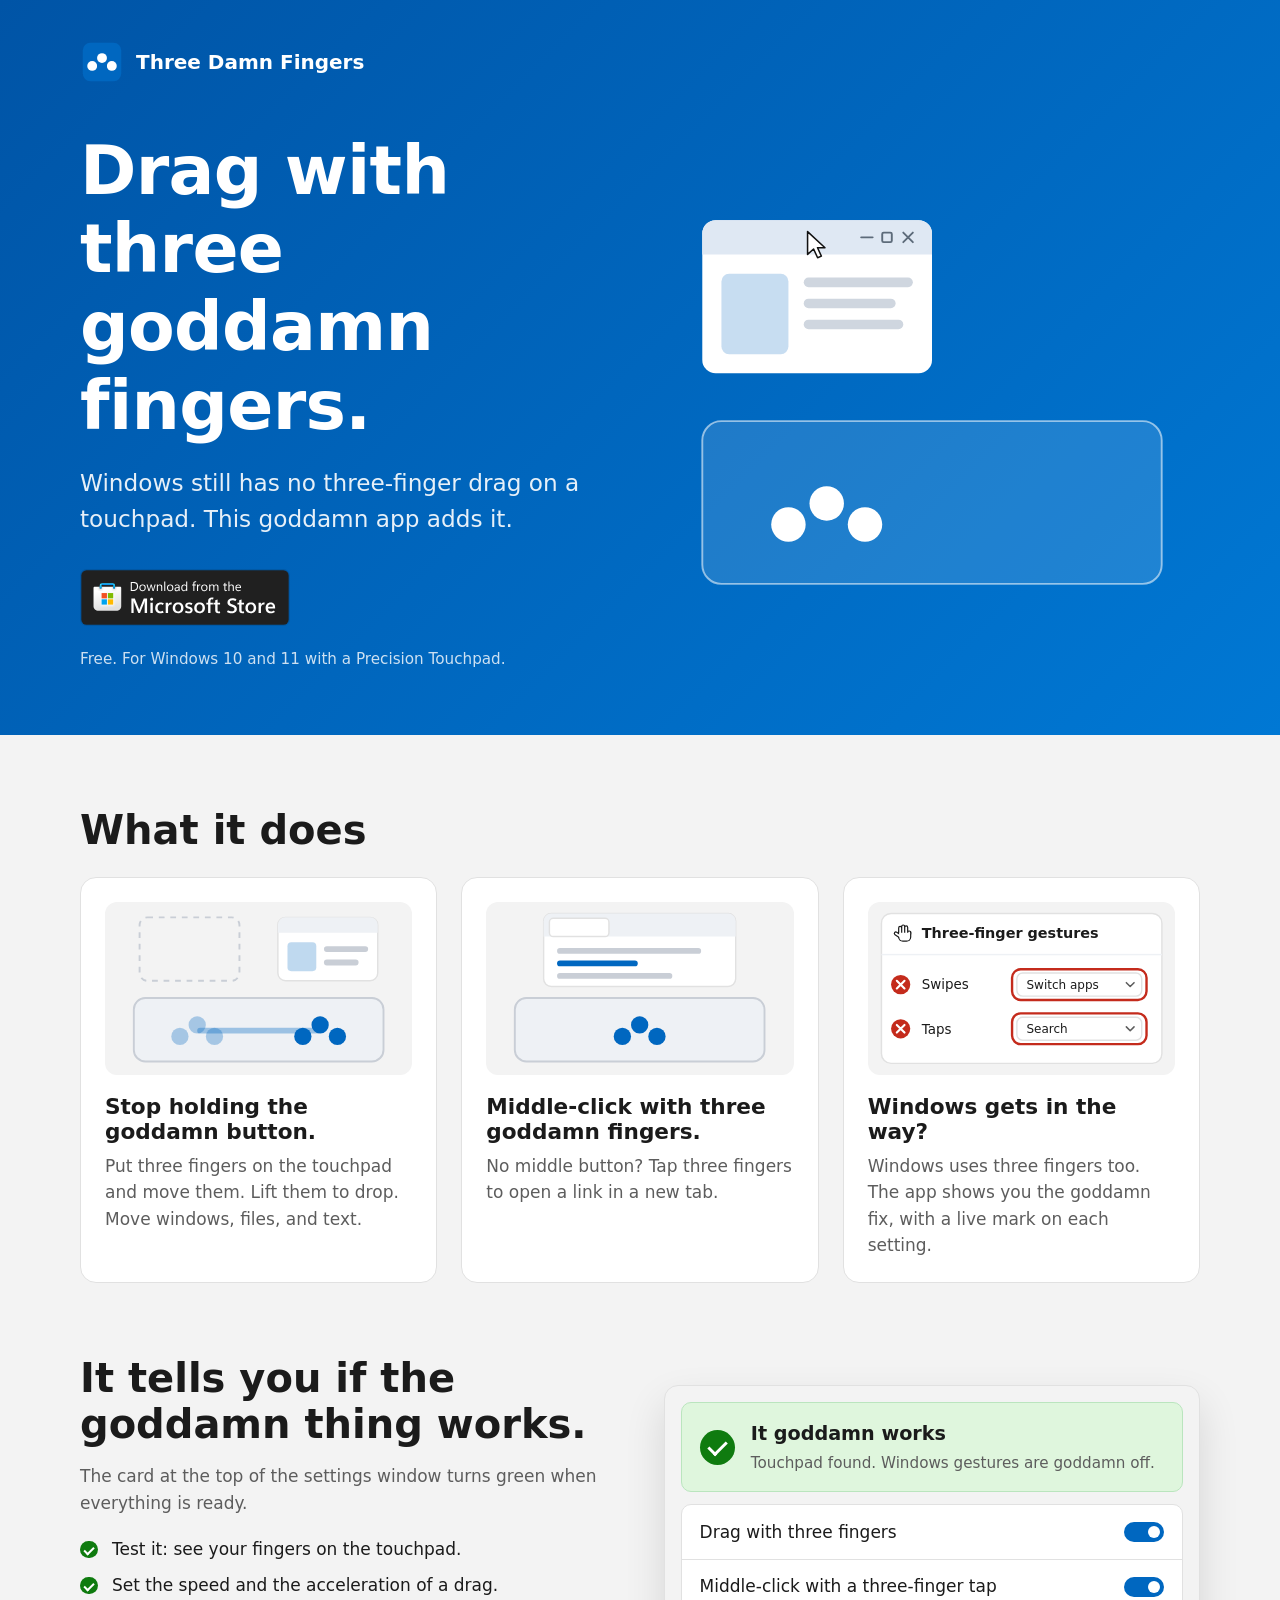
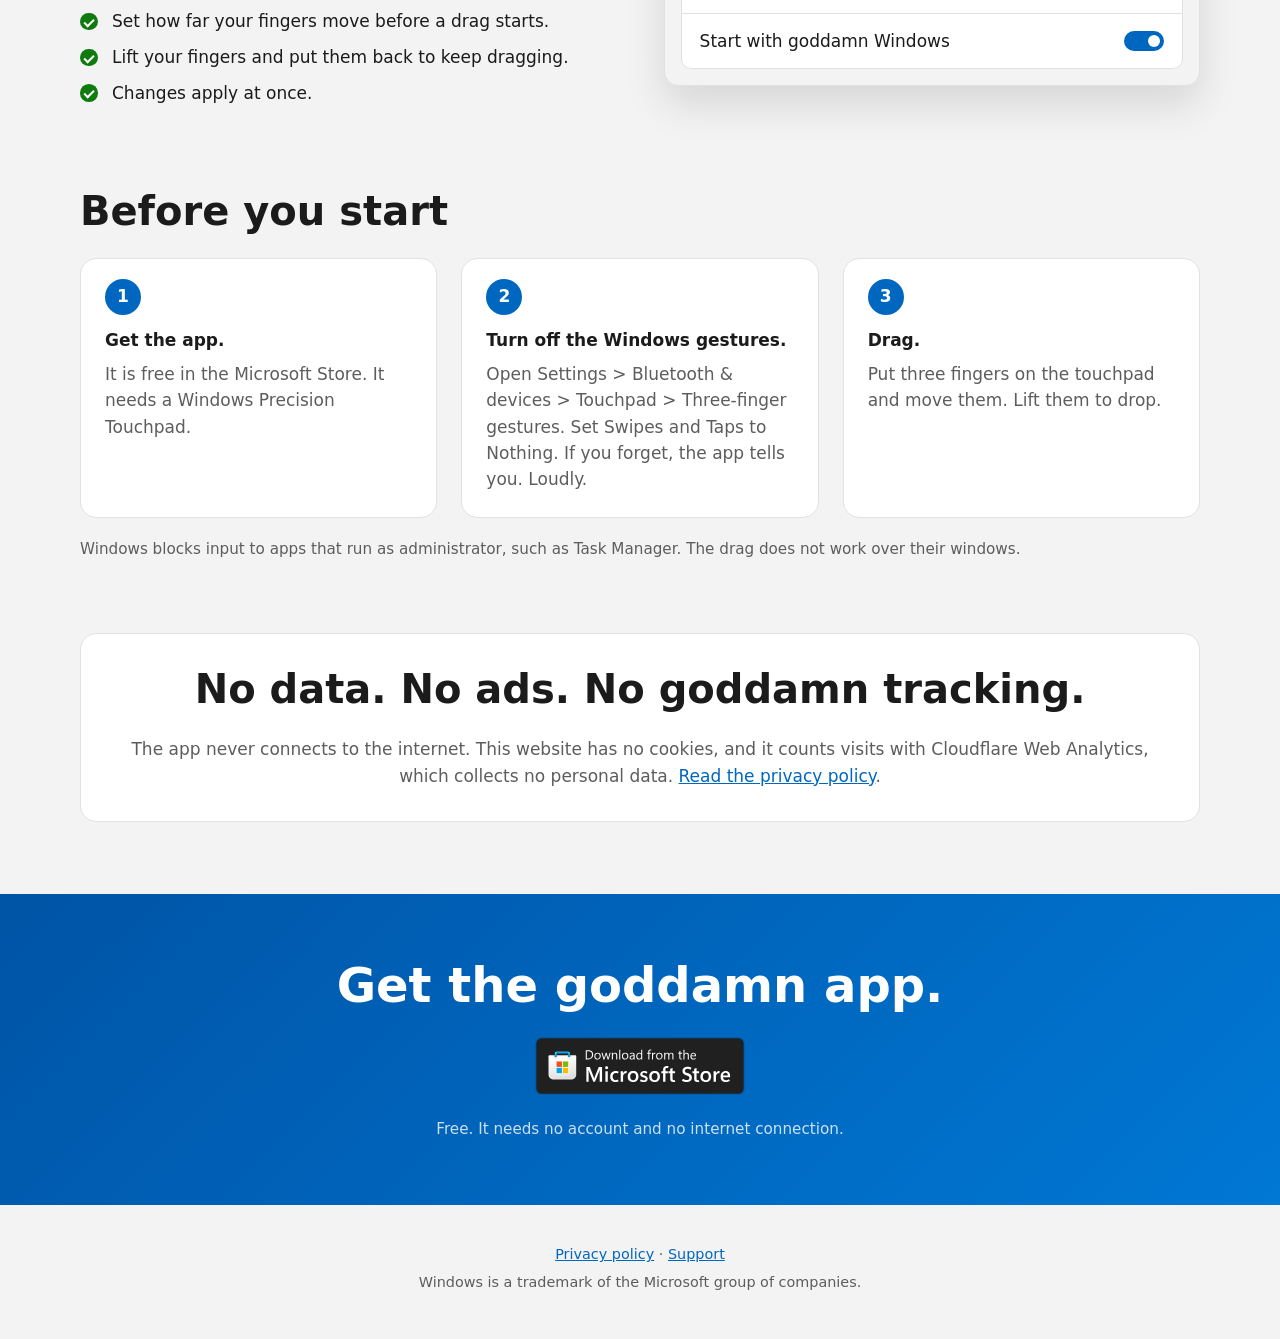
<file: public/index.html>
<!doctype html>
<html lang="en">
<head>
  <meta charset="utf-8">
  <meta name="viewport" content="width=device-width, initial-scale=1">
  <title>Three Damn Fingers: three-finger drag for Windows</title>
  <meta name="description" content="Windows still has no goddamn three-finger drag. This goddamn app adds it. Drag and middle-click with three fingers on a Windows Precision Touchpad.">
  <link rel="canonical" href="https://threedamnfingers.com/">
  <link rel="icon" href="icon.svg" type="image/svg+xml">
  <link rel="stylesheet" href="style.css">
  <meta name="theme-color" content="#0067c0">
  <meta property="og:type" content="website">
  <meta property="og:url" content="https://threedamnfingers.com/">
  <meta property="og:site_name" content="Three Damn Fingers">
  <meta property="og:title" content="Three Damn Fingers: three-finger drag for Windows">
  <meta property="og:description" content="Windows still has no goddamn three-finger drag. This goddamn app adds it.">
  <meta property="og:image" content="https://threedamnfingers.com/og.png">
  <meta property="og:image:width" content="1200">
  <meta property="og:image:height" content="630">
  <meta property="og:image:alt" content="Stop holding the goddamn button. Drag with three fingers. Lift to drop.">
  <meta name="twitter:card" content="summary_large_image">
  <script type="application/ld+json">
    {"@context": "https://schema.org", "@type": "SoftwareApplication", "name": "Three Damn Fingers",
     "description": "Three-finger drag and a three-finger middle click for Windows Precision Touchpads.",
     "applicationCategory": "UtilitiesApplication", "operatingSystem": "Windows 10, Windows 11",
     "url": "https://threedamnfingers.com/", "downloadUrl": "https://apps.microsoft.com/detail/9N1VWGRVC8G6",
     "offers": {"@type": "Offer", "price": "0", "priceCurrency": "USD"}}
  </script>
</head>
<body>
  <header class="hero">
    <div class="wrap">
      <p class="brand"><img src="icon.svg" alt="" width="44" height="44"> Three Damn Fingers</p>
      <div class="hero-grid">
        <div>
          <h1>Drag with three goddamn fingers.</h1>
          <p class="lead">Windows still has no three-finger drag on a touchpad. This goddamn app adds it.</p>
          <a class="badge" href="https://apps.microsoft.com/detail/9N1VWGRVC8G6?referrer=appbadge&amp;mode=full"><img src="badge.svg" alt="Get it from Microsoft" width="161" height="44"></a>
          <p class="fine">Free. For Windows 10 and 11 with a Precision Touchpad.</p>
        </div>
        <figure class="hero-art">
          <svg class="drag" viewBox="0 0 560 420" role="img" aria-labelledby="drag-title">
            <title id="drag-title">Three fingers on a touchpad move a window, and lift to drop it.</title>
            <g class="win">
              <rect x="40" y="20" width="240" height="160" rx="14" fill="#fff"/>
              <path d="M54 20h212a14 14 0 0 1 14 14v22H40V34a14 14 0 0 1 14-14z" fill="#dfe8f3"/>
              <path d="M206 38h12M250 33l10 10M260 33l-10 10" stroke="#5d6b7a" stroke-width="2" stroke-linecap="round"/>
              <rect x="228" y="33" width="10" height="10" rx="1.5" fill="none" stroke="#5d6b7a" stroke-width="2"/>
              <rect x="60" y="76" width="70" height="84" rx="8" fill="#0067c0" fill-opacity=".22"/>
              <rect x="146" y="80" width="114" height="10" rx="5" fill="#cfd6df"/>
              <rect x="146" y="102" width="96" height="10" rx="5" fill="#cfd6df"/>
              <rect x="146" y="124" width="104" height="10" rx="5" fill="#cfd6df"/>
              <path d="M150 32v23.8l6.3-5.6 4.2 9.1 3.9-1.7-4-8.8h7.8z" fill="#fff" stroke="#111" stroke-width="1.6" stroke-linejoin="round"/>
            </g>
            <rect x="40" y="230" width="480" height="170" rx="20" fill="#fff" fill-opacity=".12" stroke="#fff" stroke-opacity=".55" stroke-width="2"/>
            <rect class="trail-right" x="170" y="325" width="220" height="10" rx="5" fill="#fff" fill-opacity=".4"/>
            <rect class="trail-left" x="170" y="325" width="220" height="10" rx="5" fill="#fff" fill-opacity=".4"/>
            <g class="fingers" fill="#fff">
              <circle cx="130" cy="338" r="18"/>
              <circle cx="170" cy="316" r="18"/>
              <circle cx="210" cy="338" r="18"/>
            </g>
          </svg>
        </figure>
      </div>
    </div>
  </header>

  <main>
    <section>
      <div class="wrap">
        <h2>What it does</h2>
        <div class="cards">
          <article class="card">
            <svg class="art" viewBox="0 0 320 180" role="img" aria-label="Three fingers move a window to the right.">
              <rect class="ghost" x="36" y="16" width="104" height="66" rx="8"/>
              <rect class="sheet" x="180" y="16" width="104" height="66" rx="8"/>
              <path class="bar" d="M188 16h88a8 8 0 0 1 8 8v8H180v-8a8 8 0 0 1 8-8z"/>
              <rect class="tint" x="190" y="42" width="30" height="30" rx="4"/>
              <rect class="soft" x="228" y="46" width="46" height="6" rx="3"/>
              <rect class="soft" x="228" y="60" width="36" height="6" rx="3"/>
              <rect class="pad" x="30" y="100" width="260" height="66" rx="12"/>
              <rect class="flow" x="96" y="131" width="128" height="6" rx="3"/>
              <g class="dot" opacity=".3">
                <circle cx="78" cy="140" r="9"/>
                <circle cx="96" cy="128" r="9"/>
                <circle cx="114" cy="140" r="9"/>
              </g>
              <g class="dot">
                <circle cx="206" cy="140" r="9"/>
                <circle cx="224" cy="128" r="9"/>
                <circle cx="242" cy="140" r="9"/>
              </g>
            </svg>
            <h3>Stop holding the goddamn button.</h3>
            <p>Put three fingers on the touchpad and move them. Lift them to drop. Move windows, files, and text.</p>
          </article>

          <article class="card">
            <svg class="art tap" viewBox="0 0 320 180" role="img" aria-label="A tap with three fingers opens a link in a new tab.">
              <rect class="sheet" x="60" y="12" width="200" height="76" rx="8"/>
              <path class="bar" d="M68 12h184a8 8 0 0 1 8 8v16H60V20a8 8 0 0 1 8-8z"/>
              <rect class="sheet" x="66" y="17" width="62" height="19" rx="4"/>
              <g class="new-tab">
                <rect class="tab-new" x="133" y="17" width="62" height="19" rx="4"/>
              </g>
              <rect class="soft" x="74" y="48" width="150" height="6" rx="3"/>
              <rect class="dot" x="74" y="61" width="84" height="6" rx="3"/>
              <rect class="soft" x="74" y="74" width="120" height="6" rx="3"/>
              <rect class="pad" x="30" y="100" width="260" height="66" rx="12"/>
              <circle class="ring" cx="160" cy="134" r="26"/>
              <circle class="ring late" cx="160" cy="134" r="26"/>
              <g class="dot">
                <circle cx="142" cy="140" r="9"/>
                <circle cx="160" cy="128" r="9"/>
                <circle cx="178" cy="140" r="9"/>
              </g>
            </svg>
            <h3>Middle-click with three goddamn fingers.</h3>
            <p>No middle button? Tap three fingers to open a link in a new tab.</p>
          </article>

          <article class="card">
            <svg class="art fix" viewBox="0 0 320 180" role="img" aria-label="The Windows three-finger gestures change to Nothing, and each mark turns green.">
              <rect class="sheet" x="14" y="12" width="292" height="156" rx="10"/>
              <g class="hand" transform="translate(26 22) scale(1.25)">
                <path class="outer" stroke-width="3.5" d="M6 4V9M8.5 2.8V9M11 3.6V9M13.5 7.8V9M2.4 8.6L6.2 11.2"/>
                <path class="outer-palm" d="M4.25 7H15.25V11.5A4 4 0 0 1 11.25 15.5H8.25A4 4 0 0 1 4.25 11.5Z"/>
                <path class="inner" stroke-width="1.5" d="M6 4V9M8.5 2.8V9M11 3.6V9M13.5 7.8V9M2.4 8.6L6.2 11.2"/>
                <path class="inner-palm" d="M5.25 8H14.25V11.5A3 3 0 0 1 11.25 14.5H8.25A3 3 0 0 1 5.25 11.5Z"/>
              </g>
              <text class="text" x="56" y="38" font-size="15" font-weight="600">Three-finger gestures</text>
              <rect class="bar" x="14" y="54" width="292" height="1.5"/>
              <g class="row-1">
                <text class="text" x="56" y="91" font-size="14">Swipes</text>
                <g class="before">
                  <circle class="bad-fill" cx="34" cy="86" r="10"/>
                  <path class="white-line" d="M30 82l8 8M38 82l-8 8"/>
                  <rect class="bad-ring" x="150" y="70" width="140" height="32" rx="9"/>
                  <rect class="sheet" x="155" y="74" width="130" height="24" rx="6"/>
                  <text class="text" x="165" y="90.5" font-size="12.5">Switch apps</text>
                  <path class="chevron" d="M269 84l4 4 4-4"/>
                </g>
                <g class="after">
                  <circle class="ok-fill" cx="34" cy="86" r="10"/>
                  <path class="white-line" d="M29.5 86.5l3 3 6-6.5"/>
                  <rect class="sheet" x="155" y="74" width="130" height="24" rx="6"/>
                  <text class="text" x="165" y="90.5" font-size="12.5">Nothing</text>
                  <path class="chevron" d="M269 84l4 4 4-4"/>
                </g>
              </g>
              <g class="row-2">
                <text class="text" x="56" y="137" font-size="14">Taps</text>
                <g class="before">
                  <circle class="bad-fill" cx="34" cy="132" r="10"/>
                  <path class="white-line" d="M30 128l8 8M38 128l-8 8"/>
                  <rect class="bad-ring" x="150" y="116" width="140" height="32" rx="9"/>
                  <rect class="sheet" x="155" y="120" width="130" height="24" rx="6"/>
                  <text class="text" x="165" y="136.5" font-size="12.5">Search</text>
                  <path class="chevron" d="M269 130l4 4 4-4"/>
                </g>
                <g class="after">
                  <circle class="ok-fill" cx="34" cy="132" r="10"/>
                  <path class="white-line" d="M29.5 132.5l3 3 6-6.5"/>
                  <rect class="sheet" x="155" y="120" width="130" height="24" rx="6"/>
                  <text class="text" x="165" y="136.5" font-size="12.5">Nothing</text>
                  <path class="chevron" d="M269 130l4 4 4-4"/>
                </g>
              </g>
            </svg>
            <h3>Windows gets in the way?</h3>
            <p>Windows uses three fingers too. The app shows you the goddamn fix, with a live mark on each setting.</p>
          </article>
        </div>
      </div>
    </section>

    <section>
      <div class="wrap works">
        <div>
          <h2>It tells you if the goddamn thing works.</h2>
          <p>The card at the top of the settings window turns green when everything is ready.</p>
          <ul class="checks">
            <li>Test it: see your fingers on the touchpad.</li>
            <li>Set the speed and the acceleration of a drag.</li>
            <li>Set how far your fingers move before a drag starts.</li>
            <li>Lift your fingers and put them back to keep dragging.</li>
            <li>Changes apply at once.</li>
          </ul>
        </div>
        <div class="window" aria-hidden="true">
          <div class="status">
            <span class="status-mark"></span>
            <div><strong>It goddamn works</strong><span>Touchpad found. Windows gestures are goddamn off.</span></div>
          </div>
          <div class="rows">
            <div class="row"><span>Drag with three fingers</span><span class="switch"></span></div>
            <div class="row"><span>Middle-click with a three-finger tap</span><span class="switch"></span></div>
            <div class="row"><span>Start with goddamn Windows</span><span class="switch"></span></div>
          </div>
        </div>
      </div>
    </section>

    <section>
      <div class="wrap">
        <h2>Before you start</h2>
        <ol class="steps">
          <li><strong>Get the app.</strong>
            <p>It is free in the Microsoft Store. It needs a Windows Precision Touchpad.</p></li>
          <li><strong>Turn off the Windows gestures.</strong>
            <p>Open Settings &gt; Bluetooth &amp; devices &gt; Touchpad &gt; Three-finger gestures. Set Swipes and Taps to Nothing. If you forget, the app tells you. Loudly.</p></li>
          <li><strong>Drag.</strong>
            <p>Put three fingers on the touchpad and move them. Lift them to drop.</p></li>
        </ol>
        <p class="note">Windows blocks input to apps that run as administrator, such as Task Manager. The drag does not work over their windows.</p>
      </div>
    </section>

    <section>
      <div class="wrap privacy-band">
        <h2>No data. No ads. No goddamn tracking.</h2>
        <p>The app never connects to the internet. This website has no cookies, and it counts visits with Cloudflare Web Analytics, which collects no personal data. <a href="/privacy">Read the privacy policy</a>.</p>
      </div>
    </section>
  </main>

  <footer>
    <div class="get">
      <div class="wrap">
        <h2>Get the goddamn app.</h2>
        <a class="badge" href="https://apps.microsoft.com/detail/9N1VWGRVC8G6?referrer=appbadge&amp;mode=full"><img src="badge.svg" alt="Get it from Microsoft" width="161" height="44"></a>
        <p class="fine">Free. It needs no account and no internet connection.</p>
      </div>
    </div>
    <div class="wrap site-footer">
      <p><a href="/privacy">Privacy policy</a> &middot; <a href="https://github.com/ajhsu/three-damn-fingers/issues">Support</a></p>
      <p>Windows is a trademark of the Microsoft group of companies.</p>
    </div>
  </footer>
</body>
</html>
</file>
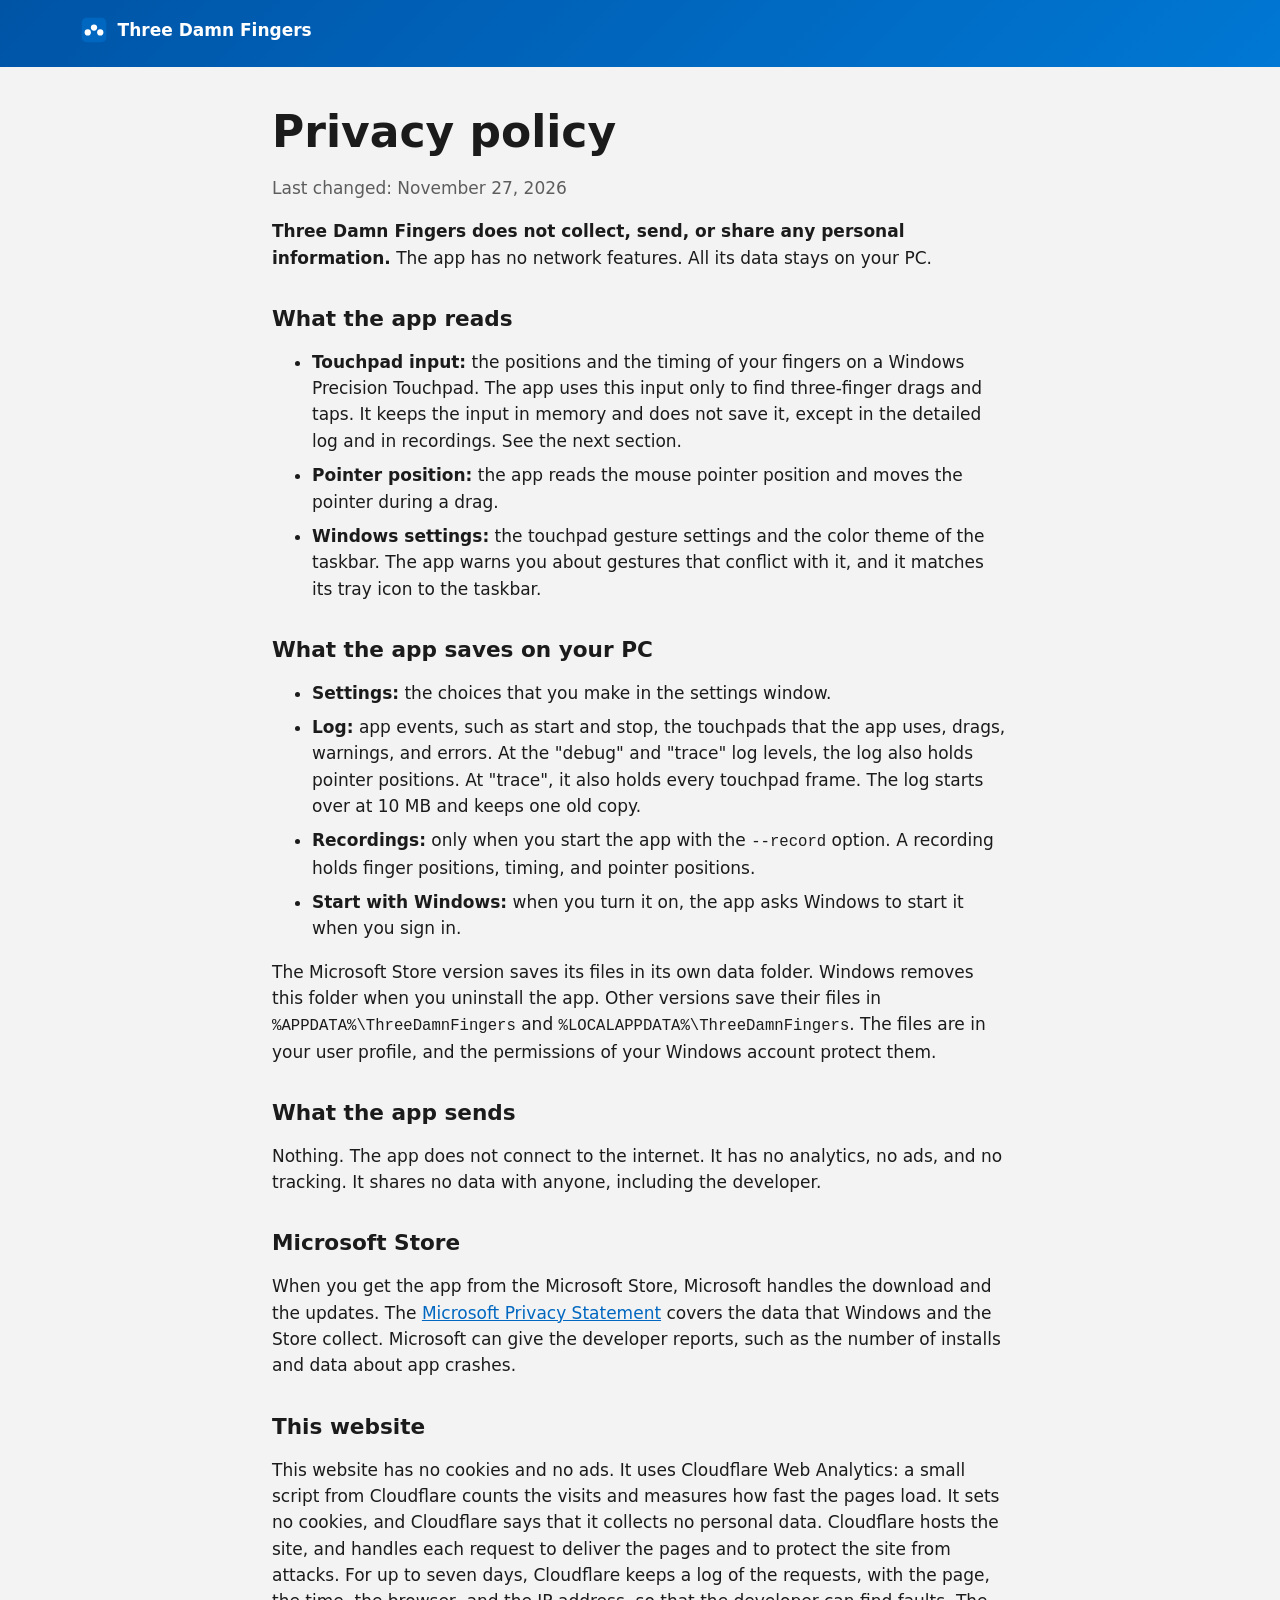
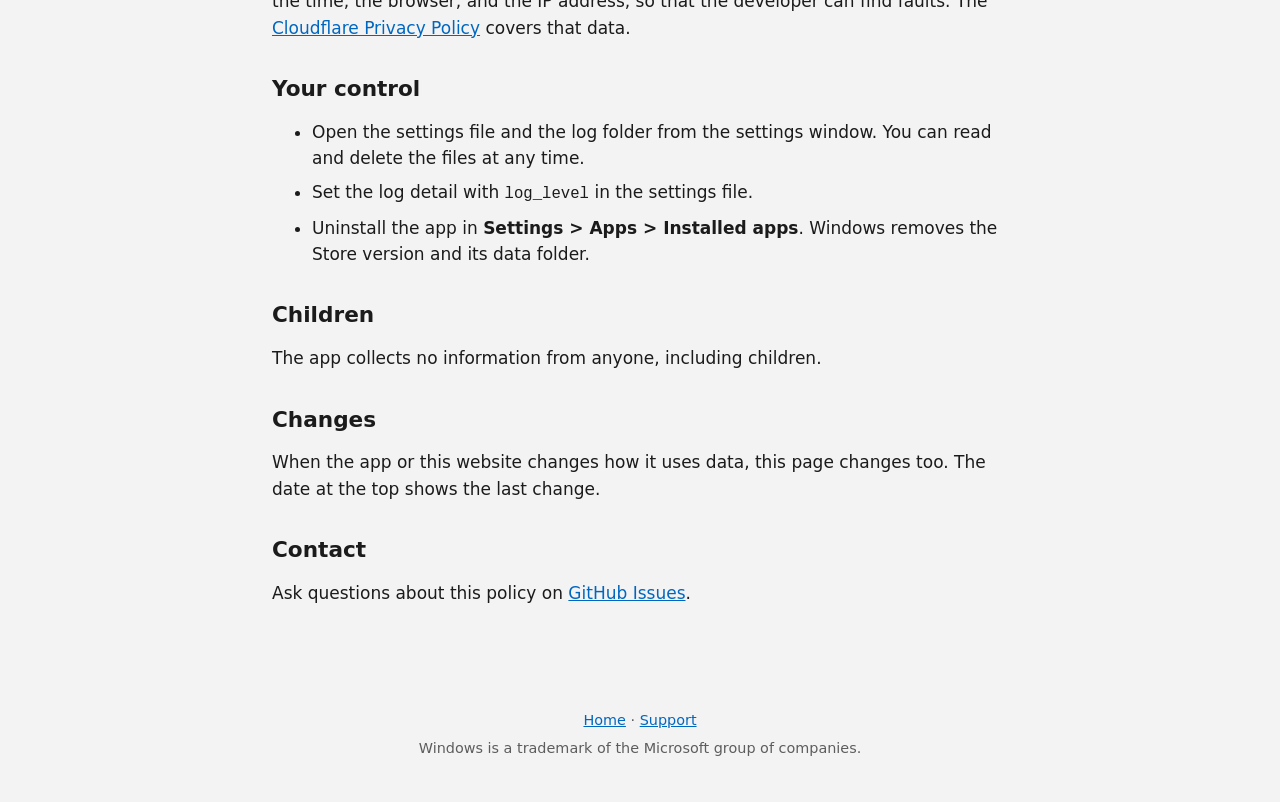
<file: public/privacy.html>
<!doctype html>
<html lang="en">
<head>
  <meta charset="utf-8">
  <meta name="viewport" content="width=device-width, initial-scale=1">
  <title>Privacy policy: Three Damn Fingers</title>
  <meta name="description" content="Three Damn Fingers does not collect, send, or share any personal information.">
  <link rel="canonical" href="https://threedamnfingers.com/privacy">
  <link rel="icon" href="icon.svg" type="image/svg+xml">
  <link rel="stylesheet" href="style.css">
  <meta name="theme-color" content="#0067c0">
</head>
<body>
  <header class="topbar">
    <div class="wrap"><a href="./"><img src="icon.svg" alt="" width="28" height="28"> Three Damn Fingers</a></div>
  </header>

  <main class="doc">
    <h1>Privacy policy</h1>
    <p class="date">Last changed: November 27, 2026</p>

    <p><strong>Three Damn Fingers does not collect, send, or share any personal
      information.</strong> The app has no network features. All its data stays on your PC.</p>

    <h2>What the app reads</h2>
    <ul>
      <li><strong>Touchpad input:</strong> the positions and the timing of your fingers on a
        Windows Precision Touchpad. The app uses this input only to find three-finger drags and
        taps. It keeps the input in memory and does not save it, except in the detailed log and
        in recordings. See the next section.</li>
      <li><strong>Pointer position:</strong> the app reads the mouse pointer position and moves
        the pointer during a drag.</li>
      <li><strong>Windows settings:</strong> the touchpad gesture settings and the color theme of
        the taskbar. The app warns you about gestures that conflict with it, and it matches its
        tray icon to the taskbar.</li>
    </ul>

    <h2>What the app saves on your PC</h2>
    <ul>
      <li><strong>Settings:</strong> the choices that you make in the settings window.</li>
      <li><strong>Log:</strong> app events, such as start and stop, the touchpads that the app
        uses, drags, warnings, and errors. At the "debug" and "trace" log levels, the log also
        holds pointer positions. At "trace", it also holds every touchpad frame. The log starts
        over at 10 MB and keeps one old copy.</li>
      <li><strong>Recordings:</strong> only when you start the app with the
        <code>--record</code> option. A recording holds finger positions, timing, and pointer
        positions.</li>
      <li><strong>Start with Windows:</strong> when you turn it on, the app asks Windows to start
        it when you sign in.</li>
    </ul>
    <p>The Microsoft Store version saves its files in its own data folder. Windows removes this
      folder when you uninstall the app. Other versions save their files in
      <code>%APPDATA%\ThreeDamnFingers</code> and <code>%LOCALAPPDATA%\ThreeDamnFingers</code>.
      The files are in your user profile, and the permissions of your Windows account protect
      them.</p>

    <h2>What the app sends</h2>
    <p>Nothing. The app does not connect to the internet. It has no analytics, no ads, and no
      tracking. It shares no data with anyone, including the developer.</p>

    <h2>Microsoft Store</h2>
    <p>When you get the app from the Microsoft Store, Microsoft handles the download and the
      updates. The <a href="https://privacy.microsoft.com/privacystatement">Microsoft Privacy
      Statement</a> covers the data that Windows and the Store collect. Microsoft can give the
      developer reports, such as the number of installs and data about app crashes.</p>

    <h2>This website</h2>
    <p>This website has no cookies and no ads. It uses Cloudflare Web Analytics: a small script
      from Cloudflare counts the visits and measures how fast the pages load. It sets no cookies,
      and Cloudflare says that it collects no personal data. Cloudflare hosts the site, and
      handles each request to deliver the pages and to protect the site from attacks. For up to
      seven days, Cloudflare keeps a log of the requests, with the page, the time, the browser,
      and the IP address, so that the developer can find faults. The
      <a href="https://www.cloudflare.com/privacypolicy/">Cloudflare Privacy Policy</a> covers
      that data.</p>

    <h2>Your control</h2>
    <ul>
      <li>Open the settings file and the log folder from the settings window. You can read and
        delete the files at any time.</li>
      <li>Set the log detail with <code>log_level</code> in the settings file.</li>
      <li>Uninstall the app in <strong>Settings &gt; Apps &gt; Installed apps</strong>. Windows
        removes the Store version and its data folder.</li>
    </ul>

    <h2>Children</h2>
    <p>The app collects no information from anyone, including children.</p>

    <h2>Changes</h2>
    <p>When the app or this website changes how it uses data, this page changes too. The date at
      the top shows the last change.</p>

    <h2>Contact</h2>
    <p>Ask questions about this policy on
      <a href="https://github.com/ajhsu/three-damn-fingers/issues">GitHub Issues</a>.</p>
  </main>

  <footer class="wrap site-footer">
    <p><a href="./">Home</a> &middot; <a href="https://github.com/ajhsu/three-damn-fingers/issues">Support</a></p>
    <p>Windows is a trademark of the Microsoft group of companies.</p>
  </footer>
</body>
</html>
</file>
<file: public/style.css>
:root {
  color-scheme: light dark;
  --accent: #0067c0;
  --ink: #1b1b1b;
  --muted: #5d5d5d;
  --page: #f3f3f3;
  --card: #ffffff;
  --line: #e1e1e1;
  --pad: #eef1f5;
  --pad-line: #c9ced6;
  --ok: #0f7b0f;
  --ok-fill: #dff6dd;
  --ok-line: #bae5be;
  --bad: #c42b1c;
  font-family: "Segoe UI Variable Text", "Segoe UI", system-ui, -apple-system, sans-serif;
  line-height: 1.55;
}

@media (prefers-color-scheme: dark) {
  :root {
    --accent: #4cc2ff;
    --ink: #f3f3f3;
    --muted: #b8b8b8;
    --page: #1c1c1c;
    --card: #2b2b2b;
    --line: #3d3d3d;
    --pad: #333840;
    --pad-line: #555b64;
    --ok: #6ccb5f;
    --ok-fill: #233823;
    --ok-line: #355f35;
    --bad: #ff99a4;
  }
}

* {
  box-sizing: border-box;
}

body {
  margin: 0;
  background: var(--page);
  color: var(--ink);
  font-size: 1.0625rem;
}

a {
  color: var(--accent);
}

a:focus-visible {
  outline: 3px solid currentColor;
  outline-offset: 3px;
  border-radius: 4px;
}

h1,
h2,
h3 {
  font-family: "Segoe UI Variable Display", "Segoe UI", system-ui, -apple-system, sans-serif;
  font-weight: 600;
  line-height: 1.15;
}

svg {
  display: block;
  width: 100%;
  height: auto;
}

.wrap {
  width: min(1120px, 100% - 3rem);
  margin-inline: auto;
}

/* The top of the page: the blue billboard of the Store banners. */
.hero {
  background: linear-gradient(135deg, #0054a6, #0078d4);
  color: #fff;
  padding: 2.5rem 0 4rem;
  overflow: hidden;
}

.hero a {
  color: #fff;
}

.brand {
  display: flex;
  align-items: center;
  gap: 0.75rem;
  margin: 0 0 3rem;
  font-size: 1.25rem;
  font-weight: 600;
}

.hero-grid {
  display: grid;
  grid-template-columns: 1fr 1fr;
  gap: 3rem;
  align-items: center;
}

.hero h1 {
  margin: 0;
  font-size: clamp(2.5rem, 5.4vw, 4.25rem);
  letter-spacing: -0.01em;
}

.lead {
  max-width: 32rem;
  margin: 1.25rem 0 2rem;
  color: rgb(255 255 255 / 0.9);
  font-size: clamp(1.15rem, 2vw, 1.45rem);
}

.badge {
  display: inline-block;
  border-radius: 8px;
}

.badge img {
  display: block;
  width: 210px;
  height: auto;
}

.fine {
  margin: 0.9rem 0 0;
  color: rgb(255 255 255 / 0.8);
  font-size: 0.95rem;
}

.hero-art {
  margin: 0;
}

/* The drag in the hero: the fingers land, move the window, lift, and do it back. */
.drag .win {
  animation: win 7s ease-in-out infinite;
}

.drag .fingers {
  transform-box: fill-box;
  transform-origin: center;
  animation: fingers 7s ease-in-out infinite;
}

.drag .trail-right,
.drag .trail-left {
  transform-box: fill-box;
  opacity: 0;
}

.drag .trail-right {
  transform-origin: left center;
  animation: trail-right 7s ease-in-out infinite;
}

.drag .trail-left {
  transform-origin: right center;
  animation: trail-left 7s ease-in-out infinite;
}

@keyframes win {
  0%,
  8% {
    transform: translateX(0);
  }
  45%,
  68% {
    transform: translateX(220px);
  }
  90%,
  100% {
    transform: translateX(0);
  }
}

@keyframes fingers {
  0% {
    opacity: 0;
    transform: translateX(0) scale(0.7);
  }
  8% {
    opacity: 1;
    transform: translateX(0) scale(1);
  }
  45% {
    opacity: 1;
    transform: translateX(220px) scale(1);
  }
  52%,
  60% {
    opacity: 0;
    transform: translateX(220px) scale(0.7);
  }
  68% {
    opacity: 1;
    transform: translateX(220px) scale(1);
  }
  90% {
    opacity: 1;
    transform: translateX(0) scale(1);
  }
  97%,
  100% {
    opacity: 0;
    transform: translateX(0) scale(0.7);
  }
}

@keyframes trail-right {
  0%,
  8% {
    opacity: 0;
    transform: scaleX(0);
  }
  9% {
    opacity: 1;
  }
  45% {
    opacity: 1;
    transform: scaleX(1);
  }
  52%,
  100% {
    opacity: 0;
    transform: scaleX(1);
  }
}

@keyframes trail-left {
  0%,
  68% {
    opacity: 0;
    transform: scaleX(0);
  }
  69% {
    opacity: 1;
  }
  90% {
    opacity: 1;
    transform: scaleX(1);
  }
  97%,
  100% {
    opacity: 0;
    transform: scaleX(1);
  }
}

/* Sections */
section {
  padding: 4.5rem 0 0;
}

section > .wrap > h2,
.section-title {
  margin: 0 0 1.5rem;
  font-size: clamp(1.75rem, 3.4vw, 2.5rem);
}

.cards {
  display: grid;
  grid-template-columns: repeat(3, 1fr);
  gap: 1.5rem;
}

.card {
  background: var(--card);
  border: 1px solid var(--line);
  border-radius: 16px;
  padding: 1.5rem;
}

.card h3 {
  margin: 1.25rem 0 0.5rem;
  font-size: 1.35rem;
}

.card p {
  margin: 0;
  color: var(--muted);
}

.art {
  border-radius: 12px;
  background: var(--page);
}

/* Shared parts of the pictures */
.pad {
  fill: var(--pad);
  stroke: var(--pad-line);
  stroke-width: 2;
}

.dot {
  fill: var(--accent);
}

.ghost {
  fill: none;
  stroke: var(--pad-line);
  stroke-width: 2;
  stroke-dasharray: 6 6;
}

.sheet {
  fill: var(--card);
  stroke: var(--line);
  stroke-width: 1.5;
}

.bar {
  fill: var(--pad);
}

.ink {
  fill: var(--ink);
}

.soft {
  fill: var(--pad-line);
}

.tint {
  fill: var(--accent);
  opacity: 0.25;
}

.flow {
  fill: var(--accent);
  opacity: 0.35;
}

.text {
  fill: var(--ink);
  font-family: inherit;
}

.text-muted {
  fill: var(--muted);
  font-family: inherit;
}

.text-accent {
  fill: var(--accent);
  font-family: inherit;
  font-weight: 600;
}

.white-line {
  fill: none;
  stroke: #fff;
  stroke-width: 2.2;
  stroke-linecap: round;
  stroke-linejoin: round;
}

.bad-fill {
  fill: var(--bad);
}

.ok-fill {
  fill: var(--ok);
}

.bad-ring {
  fill: none;
  stroke: var(--bad);
  stroke-width: 2.5;
}

.chevron {
  fill: none;
  stroke: var(--muted);
  stroke-width: 1.6;
  stroke-linecap: round;
  stroke-linejoin: round;
}

/* The tap: rings spread from the fingers, and a new tab opens. */
.tap .ring {
  fill: none;
  stroke: var(--accent);
  stroke-width: 3;
  transform-box: fill-box;
  transform-origin: center;
  opacity: 0;
  animation: ring 2.8s ease-out infinite;
}

.tap .ring.late {
  animation-delay: 0.25s;
}

.tap .new-tab {
  opacity: 0;
  animation: new-tab 2.8s ease-out infinite;
}

.tab-new {
  fill: var(--card);
  stroke: var(--accent);
  stroke-width: 2;
}

@keyframes ring {
  0% {
    opacity: 0.9;
    transform: scale(0.5);
  }
  60%,
  100% {
    opacity: 0;
    transform: scale(1.5);
  }
}

@keyframes new-tab {
  0%,
  12% {
    opacity: 0;
  }
  22%,
  85% {
    opacity: 1;
  }
  100% {
    opacity: 0;
  }
}

/* The fix: each Windows list changes to Nothing, and its mark turns green. */
.fix .after {
  opacity: 0;
}

.fix .row-1 .before {
  animation: before-1 7s infinite;
}

.fix .row-1 .after {
  animation: after-1 7s infinite;
}

.fix .row-2 .before {
  animation: before-2 7s infinite;
}

.fix .row-2 .after {
  animation: after-2 7s infinite;
}

@keyframes before-1 {
  0%,
  30% {
    opacity: 1;
  }
  34%,
  92% {
    opacity: 0;
  }
  96%,
  100% {
    opacity: 1;
  }
}

@keyframes after-1 {
  0%,
  30% {
    opacity: 0;
  }
  34%,
  92% {
    opacity: 1;
  }
  96%,
  100% {
    opacity: 0;
  }
}

@keyframes before-2 {
  0%,
  55% {
    opacity: 1;
  }
  59%,
  92% {
    opacity: 0;
  }
  96%,
  100% {
    opacity: 1;
  }
}

@keyframes after-2 {
  0%,
  55% {
    opacity: 0;
  }
  59%,
  92% {
    opacity: 1;
  }
  96%,
  100% {
    opacity: 0;
  }
}

/* The hand of the Windows three-finger gestures: a line around three fingers up and a thumb. */
.hand .outer {
  fill: none;
  stroke: var(--ink);
  stroke-linecap: round;
}

.hand .outer-palm {
  fill: var(--ink);
}

.hand .inner {
  fill: none;
  stroke: var(--card);
  stroke-linecap: round;
}

.hand .inner-palm {
  fill: var(--card);
}

/* It tells you if it works */
.works {
  display: grid;
  grid-template-columns: 1fr 1fr;
  gap: 3rem;
  align-items: center;
}

.works h2 {
  margin: 0 0 1rem;
  font-size: clamp(1.75rem, 3.4vw, 2.5rem);
}

.works > div > p {
  margin: 0 0 1.25rem;
  color: var(--muted);
}

.checks {
  margin: 0;
  padding: 0;
  list-style: none;
}

.checks li {
  position: relative;
  margin: 0.6rem 0;
  padding-left: 2rem;
}

.checks li::before {
  content: "";
  position: absolute;
  top: 0.3rem;
  left: 0;
  width: 1.1rem;
  height: 1.1rem;
  border-radius: 50%;
  background: var(--ok);
}

.checks li::after {
  content: "";
  position: absolute;
  top: 0.55rem;
  left: 0.38rem;
  width: 0.28rem;
  height: 0.5rem;
  border: solid #fff;
  border-width: 0 2px 2px 0;
  transform: rotate(45deg);
}

/* A picture of the settings window, made of boxes. */
.window {
  background: var(--page);
  border: 1px solid var(--line);
  border-radius: 14px;
  padding: 1rem;
  box-shadow: 0 18px 40px rgb(0 0 0 / 0.12);
}

.status {
  display: flex;
  gap: 1rem;
  align-items: center;
  padding: 1rem 1.1rem;
  border: 1px solid var(--ok-line);
  border-radius: 10px;
  background: var(--ok-fill);
}

.status-mark {
  flex: none;
  position: relative;
  width: 2.2rem;
  height: 2.2rem;
  border-radius: 50%;
  background: var(--ok);
}

.status-mark::after {
  content: "";
  position: absolute;
  top: 0.45rem;
  left: 0.78rem;
  width: 0.5rem;
  height: 0.95rem;
  border: solid #fff;
  border-width: 0 3px 3px 0;
  transform: rotate(45deg);
}

.status strong {
  display: block;
  font-size: 1.2rem;
}

.status span {
  color: var(--muted);
  font-size: 0.95rem;
}

.rows {
  margin-top: 0.75rem;
  border: 1px solid var(--line);
  border-radius: 10px;
  background: var(--card);
}

.row {
  display: flex;
  justify-content: space-between;
  align-items: center;
  gap: 1rem;
  padding: 0.85rem 1.1rem;
}

.row + .row {
  border-top: 1px solid var(--line);
}

.switch {
  flex: none;
  position: relative;
  width: 2.5rem;
  height: 1.25rem;
  border-radius: 1rem;
  background: var(--accent);
}

.switch::after {
  content: "";
  position: absolute;
  top: 0.25rem;
  right: 0.25rem;
  width: 0.75rem;
  height: 0.75rem;
  border-radius: 50%;
  background: #fff;
}

@media (prefers-color-scheme: dark) {
  .switch::after {
    background: #1c1c1c;
  }
}

/* Before you start */
.steps {
  display: grid;
  grid-template-columns: repeat(3, 1fr);
  gap: 1.5rem;
  margin: 0;
  padding: 0;
  list-style: none;
  counter-reset: step;
}

.steps li {
  position: relative;
  padding: 1.5rem;
  padding-top: 4.25rem;
  border: 1px solid var(--line);
  border-radius: 16px;
  background: var(--card);
  counter-increment: step;
}

.steps li::before {
  content: counter(step);
  position: absolute;
  top: 1.25rem;
  left: 1.5rem;
  display: grid;
  place-items: center;
  width: 2.25rem;
  height: 2.25rem;
  border-radius: 50%;
  background: var(--accent);
  color: var(--card);
  font-weight: 600;
}

.steps p {
  margin: 0.5rem 0 0;
  color: var(--muted);
}

.note {
  margin: 1.25rem 0 0;
  color: var(--muted);
  font-size: 0.95rem;
}

/* No data */
.privacy-band {
  padding: 2rem;
  border: 1px solid var(--line);
  border-radius: 16px;
  background: var(--card);
  text-align: center;
}

.privacy-band h2 {
  margin: 0 0 0.5rem;
  font-size: clamp(1.6rem, 3vw, 2.2rem);
}

.privacy-band p {
  margin: 0;
  color: var(--muted);
}

/* Get it */
.get {
  margin-top: 4.5rem;
  padding: 4rem 0;
  background: linear-gradient(135deg, #0054a6, #0078d4);
  color: #fff;
  text-align: center;
}

.get h2 {
  margin: 0 0 1.5rem;
  font-size: clamp(2rem, 4vw, 3rem);
}

.get .fine {
  margin-top: 1rem;
}

.site-footer {
  padding: 2rem 0 2.5rem;
  color: var(--muted);
  font-size: 0.9rem;
  text-align: center;
}

.site-footer p {
  margin: 0.35rem 0;
}

/* The privacy policy and the missing page */
.topbar {
  padding: 1rem 0;
  background: linear-gradient(135deg, #0054a6, #0078d4);
}

.topbar a {
  display: inline-flex;
  align-items: center;
  gap: 0.6rem;
  color: #fff;
  font-weight: 600;
  text-decoration: none;
}

.doc {
  width: min(46rem, 100% - 3rem);
  margin: 0 auto;
  padding: 2.5rem 0 3rem;
}

.doc h1 {
  margin: 0 0 0.5rem;
  font-size: clamp(2rem, 4vw, 2.75rem);
}

.doc h2 {
  margin: 2.25rem 0 0.5rem;
  font-size: 1.35rem;
}

.doc li {
  margin: 0.5rem 0;
}

.date {
  color: var(--muted);
}

code {
  font-family: "Cascadia Mono", Consolas, ui-monospace, monospace;
  font-size: 0.92em;
}

@media (max-width: 860px) {
  .hero-grid,
  .works {
    grid-template-columns: 1fr;
  }

  .cards,
  .steps {
    grid-template-columns: 1fr;
  }

  .brand {
    margin-bottom: 2rem;
  }
}

@media (prefers-reduced-motion: reduce) {
  .drag .win,
  .drag .fingers,
  .drag .trail-right,
  .drag .trail-left,
  .tap .ring,
  .tap .new-tab,
  .fix .before,
  .fix .after {
    animation: none;
  }

  .drag .win,
  .drag .fingers {
    transform: translateX(110px);
  }

  .drag .fingers,
  .tap .new-tab,
  .fix .after {
    opacity: 1;
  }

  .drag .trail-right {
    opacity: 1;
    transform: scaleX(0.5);
  }

  .fix .before {
    opacity: 0;
  }
}
</file>
